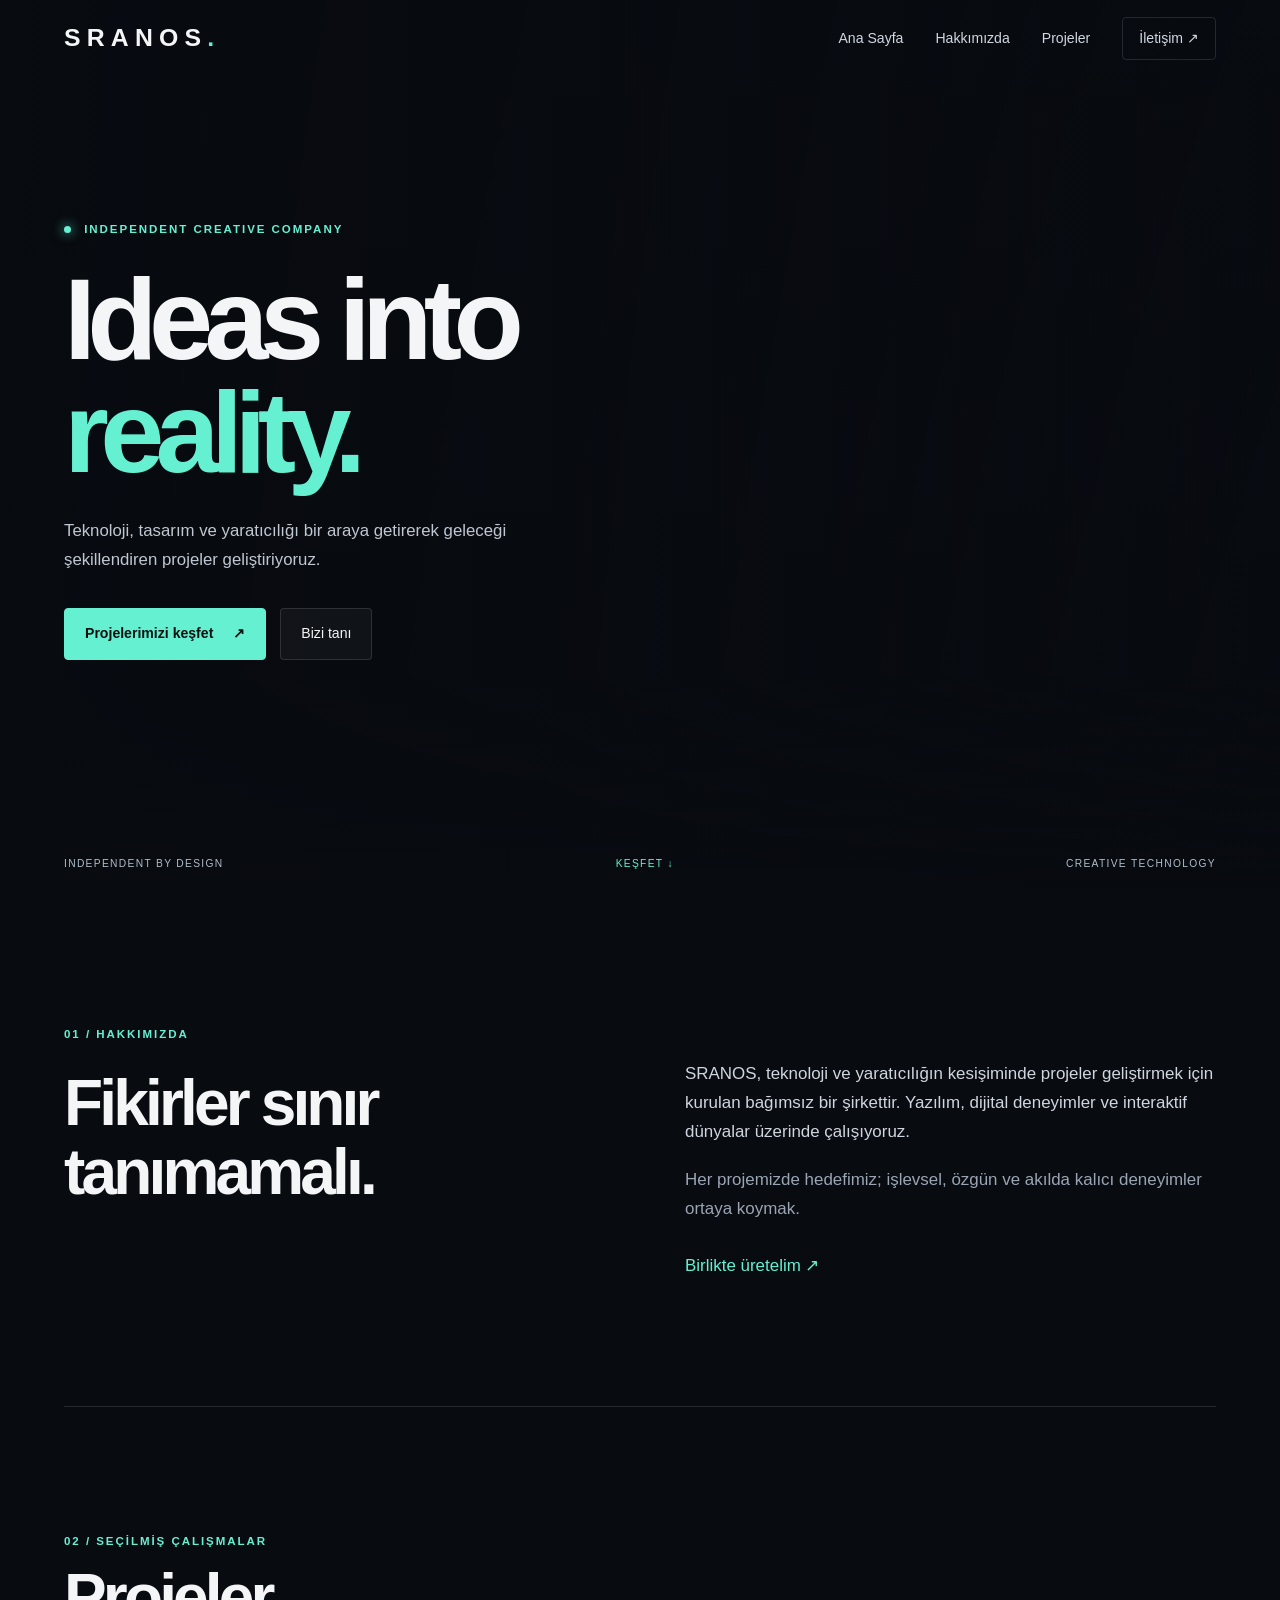
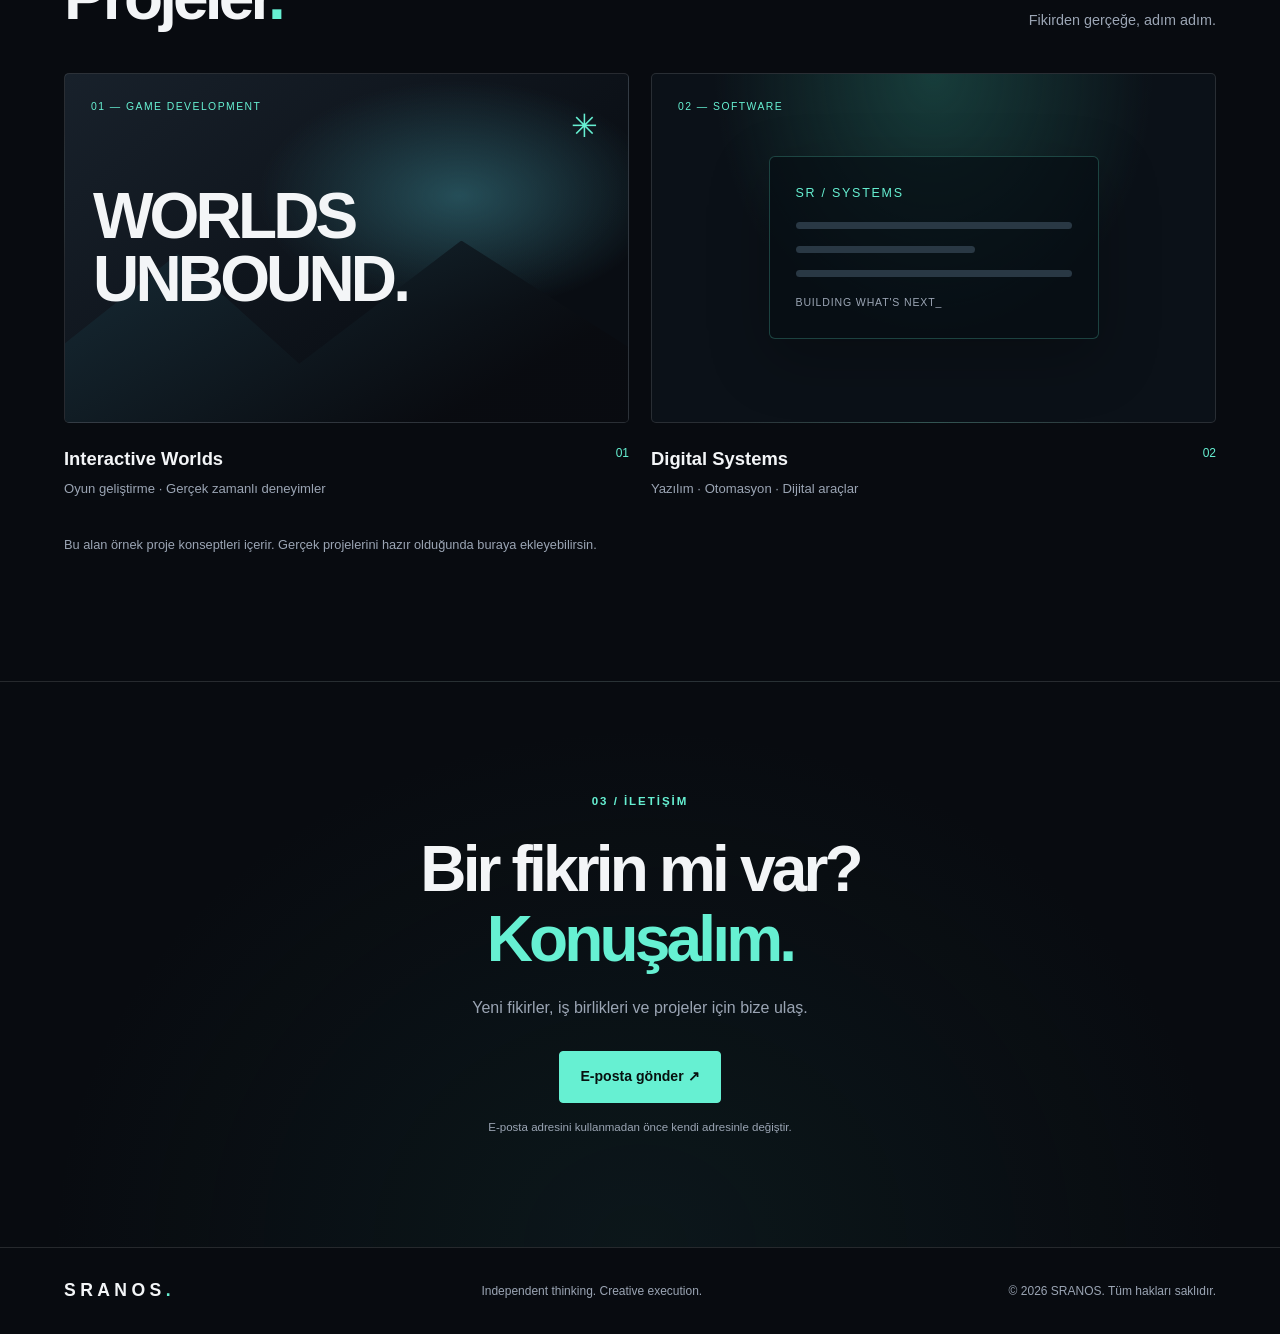
<file: index.html>
<!DOCTYPE html>
<html lang="tr">
<head>
  <meta charset="UTF-8">
  <meta name="viewport" content="width=device-width, initial-scale=1.0">
  <meta name="theme-color" content="#080b10">
  <meta name="description" content="SRANOS — Teknoloji, yazılım ve yaratıcı projeler.">
  <title>SRANOS — Technology & Creative Studio</title>
  <link rel="stylesheet" href="style.css">
  <script src="script.js" defer></script>
</head>
<body>
  <header class="navbar" id="navbar">
    <a href="#home" class="logo">SRANOS<span>.</span></a>

    <button class="menu-toggle" id="menu-toggle"
      aria-label="Menüyü aç veya kapat" aria-expanded="false">
      <span></span><span></span>
    </button>

    <nav class="nav-links" id="nav-links">
      <a href="#home">Ana Sayfa</a>
      <a href="#about">Hakkımızda</a>
      <a href="#projects">Projeler</a>
      <a href="#contact" class="nav-contact">İletişim ↗</a>
    </nav>
  </header>

  <main>
    <section class="hero" id="home">
      <div class="hero-bg"></div>
      <div class="hero-overlay"></div>

      <div class="hero-content">
        <p class="eyebrow"><span class="status-dot"></span>
          INDEPENDENT CREATIVE COMPANY
        </p>
        <h1>Ideas into<br><span>reality.</span></h1>
        <p class="hero-description">
          Teknoloji, tasarım ve yaratıcılığı bir araya getirerek
          geleceği şekillendiren projeler geliştiriyoruz.
        </p>
        <div class="hero-actions">
          <a class="button button-primary" href="#projects">
            Projelerimizi keşfet <span>↗</span>
          </a>
          <a class="button button-ghost" href="#about">Bizi tanı</a>
        </div>
      </div>

      <div class="hero-bottom">
        <span>INDEPENDENT BY DESIGN</span>
        <a href="#about">KEŞFET ↓</a>
        <span>CREATIVE TECHNOLOGY</span>
      </div>
    </section>

    <section class="section about" id="about">
      <div class="section-heading">
        <p class="eyebrow">01 / HAKKIMIZDA</p>
        <h2>Fikirler sınır<br>tanımamalı.</h2>
      </div>
      <div class="about-copy">
        <p>
          SRANOS, teknoloji ve yaratıcılığın kesişiminde
          projeler geliştirmek için kurulan bağımsız bir şirkettir.
          Yazılım, dijital deneyimler ve interaktif dünyalar
          üzerinde çalışıyoruz.
        </p>
        <p class="muted">
          Her projemizde hedefimiz; işlevsel, özgün ve akılda
          kalıcı deneyimler ortaya koymak.
        </p>
        <a class="text-link" href="#contact">Birlikte üretelim ↗</a>
      </div>
    </section>

    <section class="section projects" id="projects">
      <div class="section-top">
        <div>
          <p class="eyebrow">02 / SEÇİLMİŞ ÇALIŞMALAR</p>
          <h2>Projeler<span>.</span></h2>
        </div>
        <p class="muted">Fikirden gerçeğe, adım adım.</p>
      </div>

      <div class="project-grid">
        <article class="project-card project-featured">
          <div class="project-art art-game">
            <span class="art-label">01 — GAME DEVELOPMENT</span>
            <span class="art-symbol">✳</span>
            <span class="art-word">WORLDS<br>UNBOUND.</span>
          </div>
          <div class="project-info">
            <div>
              <h3>Interactive Worlds</h3>
              <p>Oyun geliştirme · Gerçek zamanlı deneyimler</p>
            </div>
            <span class="project-number">01</span>
          </div>
        </article>

        <article class="project-card">
          <div class="project-art art-software">
            <span class="art-label">02 — SOFTWARE</span>
            <div class="software-window">
              <span>SR / SYSTEMS</span>
              <div class="window-line"></div>
              <div class="window-line short"></div>
              <div class="window-line"></div>
              <span class="window-status">BUILDING WHAT'S NEXT_</span>
            </div>
          </div>
          <div class="project-info">
            <div>
              <h3>Digital Systems</h3>
              <p>Yazılım · Otomasyon · Dijital araçlar</p>
            </div>
            <span class="project-number">02</span>
          </div>
        </article>
      </div>
      <p class="project-note">
        Bu alan örnek proje konseptleri içerir. Gerçek projelerini
        hazır olduğunda buraya ekleyebilirsin.
      </p>
    </section>

    <section class="contact-section" id="contact">
      <p class="eyebrow">03 / İLETİŞİM</p>
      <h2>Bir fikrin mi var?<br><span>Konuşalım.</span></h2>
      <p>Yeni fikirler, iş birlikleri ve projeler için bize ulaş.</p>
      <a class="button button-primary"
         href="mailto:hello@sranos.com">
        E-posta gönder ↗
      </a>
      <p class="contact-note">
        E-posta adresini kullanmadan önce kendi adresinle değiştir.
      </p>
    </section>
  </main>

  <footer class="footer">
    <a href="#home" class="logo">SRANOS<span>.</span></a>
    <p>Independent thinking. Creative execution.</p>
    <span>© <span id="year">2026</span> SRANOS. Tüm hakları saklıdır.</span>
  </footer>
</body>
</html>
</file>
<file: style.css>
:root {
  --bg: #080b10;
  --panel: #0e131b;
  --text: #f3f5f7;
  --muted: #9ba5b4;
  --accent: #66f0d2;
  --line: rgba(255,255,255,.12);
  --max-width: 1160px;
}

* {
  margin: 0;
  padding: 0;
  box-sizing: border-box;
}

html {
  scroll-behavior: smooth;
  scroll-padding-top: 90px;
}

body {
  background: var(--bg);
  color: var(--text);
  font-family: Inter, -apple-system, BlinkMacSystemFont,
    "Segoe UI", sans-serif;
  line-height: 1.7;
  -webkit-font-smoothing: antialiased;
}

a {
  color: inherit;
  text-decoration: none;
}

button {
  font: inherit;
}

.navbar {
  position: fixed;
  inset: 0 0 auto;
  z-index: 100;
  min-height: 78px;
  padding: 0 max(5%, calc((100% - var(--max-width)) / 2));
  display: flex;
  align-items: center;
  justify-content: space-between;
  border-bottom: 1px solid transparent;
  transition: background .3s, border-color .3s;
}

.navbar.scrolled {
  background: rgba(8,11,16,.9);
  border-color: var(--line);
  backdrop-filter: blur(18px);
}

.logo {
  font-size: 1.55rem;
  font-weight: 800;
  letter-spacing: .25em;
}

.logo span,
.section-top h2 span {
  color: var(--accent);
}

.nav-links {
  display: flex;
  align-items: center;
  gap: 32px;
  font-size: .88rem;
  color: #d1d7e0;
}

.nav-links a {
  transition: color .2s;
}

.nav-links a:hover,
.text-link:hover {
  color: var(--accent);
}

.nav-links .nav-contact {
  border: 1px solid var(--line);
  padding: 9px 16px;
  border-radius: 4px;
}

.menu-toggle {
  display: none;
}

.hero {
  min-height: 740px;
  min-height: 100svh;
  position: relative;
  display: flex;
  align-items: center;
  overflow: hidden;
  isolation: isolate;
}

.hero-bg {
  position: absolute;
  inset: 0;
  z-index: -2;
  background-image: url("https://images.unsplash.com/photo-1464822759023-fed622ff2c3b?auto=format&fit=crop&w=2200&q=85");
  background-size: cover;
  background-position: center 55%;
  animation: hero-reveal 1.4s ease both;
}

.hero-overlay {
  position: absolute;
  inset: 0;
  z-index: -1;
  background:
    linear-gradient(90deg, rgba(8,11,16,.97) 0%,
      rgba(8,11,16,.77) 43%, rgba(8,11,16,.18) 100%),
    linear-gradient(0deg, var(--bg) 0%,
      transparent 25%, rgba(8,11,16,.2) 100%);
}

.hero-content {
  width: min(var(--max-width), 90%);
  margin: 60px auto 80px;
  animation: fade-up .9s .1s both;
}

.eyebrow {
  color: var(--accent);
  font-size: .72rem;
  letter-spacing: .17em;
  font-weight: 700;
  margin-bottom: 24px;
}

.status-dot {
  display: inline-block;
  width: 7px;
  height: 7px;
  margin-right: 8px;
  border-radius: 50%;
  background: var(--accent);
  box-shadow: 0 0 12px var(--accent);
}

.hero h1 {
  font-size: clamp(4rem, 9vw, 7.8rem);
  line-height: .98;
  letter-spacing: -.075em;
  font-weight: 750;
}

.hero h1 span,
.contact-section h2 span {
  color: var(--accent);
}

.hero-description {
  max-width: 490px;
  color: #c0c7d1;
  font-size: 1.05rem;
  margin-top: 28px;
}

.hero-actions {
  display: flex;
  flex-wrap: wrap;
  gap: 14px;
  margin-top: 34px;
}

.button {
  display: inline-flex;
  justify-content: center;
  align-items: center;
  gap: 20px;
  padding: 13px 20px;
  border: 1px solid var(--line);
  border-radius: 4px;
  font-size: .88rem;
  transition: transform .2s, background .2s, color .2s;
}

.button:hover {
  transform: translateY(-3px);
}

.button-primary {
  background: var(--accent);
  color: #07110f;
  border-color: var(--accent);
  font-weight: 700;
}

.button-primary:hover {
  background: #a0ffe9;
}

.button-ghost {
  background: rgba(255,255,255,.04);
}

.button-ghost:hover {
  background: rgba(255,255,255,.1);
}

.hero-bottom {
  position: absolute;
  inset: auto 5% 28px;
  display: flex;
  justify-content: space-between;
  gap: 12px;
  color: #b2bdc9;
  font-size: .64rem;
  letter-spacing: .13em;
}

.hero-bottom a {
  color: var(--accent);
}

.section {
  width: min(var(--max-width), 90%);
  margin: auto;
  padding: 125px 0;
}

.about {
  display: grid;
  grid-template-columns: 1fr 1fr;
  gap: 90px;
  align-items: start;
}

.section-heading h2,
.section-top h2,
.contact-section h2 {
  font-size: clamp(2.8rem, 5vw, 4.6rem);
  letter-spacing: -.06em;
  line-height: 1.08;
}

.about-copy {
  padding-top: 35px;
  font-size: 1.06rem;
  color: #d0d6df;
}

.about-copy p + p {
  margin-top: 20px;
}

.muted {
  color: var(--muted);
}

.text-link {
  display: inline-block;
  margin-top: 28px;
  color: var(--accent);
  transition: color .2s;
}

.projects {
  border-top: 1px solid var(--line);
}

.section-top {
  display: flex;
  align-items: end;
  justify-content: space-between;
  gap: 24px;
  margin-bottom: 40px;
}

.section-top .eyebrow {
  margin-bottom: 12px;
}

.section-top > p {
  font-size: .9rem;
}

.project-grid {
  display: grid;
  grid-template-columns: 1fr 1fr;
  gap: 22px;
}

.project-card {
  min-width: 0;
}

.project-art {
  height: 350px;
  position: relative;
  overflow: hidden;
  display: flex;
  flex-direction: column;
  justify-content: center;
  padding: 28px;
  border: 1px solid var(--line);
  border-radius: 5px;
}

.art-game {
  background:
    radial-gradient(ellipse at 70% 35%, #254e58 0%, transparent 36%),
    linear-gradient(140deg, #18212b, #090d13 75%);
}

.art-game::after {
  content: "";
  position: absolute;
  inset: 48% -10% -25%;
  background: linear-gradient(150deg, #182f3a, #090b10 65%);
  clip-path: polygon(0 55%, 25% 5%, 43% 46%, 67% 0,
    100% 53%, 100% 100%, 0 100%);
  opacity: .9;
}

.art-label {
  position: absolute;
  top: 24px;
  left: 26px;
  z-index: 1;
  color: var(--accent);
  font-size: .65rem;
  letter-spacing: .14em;
}

.art-symbol {
  position: absolute;
  top: 25px;
  right: 30px;
  color: var(--accent);
  font-size: 2rem;
}

.art-word {
  position: relative;
  z-index: 1;
  font-size: clamp(2.4rem, 5vw, 4rem);
  font-weight: 800;
  letter-spacing: -.06em;
  line-height: .98;
}

.art-software {
  background:
    radial-gradient(ellipse at 50% 0%, #173d3b, transparent 55%),
    #0b1118;
}

.software-window {
  display: flex;
  flex-direction: column;
  gap: 17px;
  width: 100%;
  max-width: 330px;
  padding: 26px;
  margin: auto;
  border: 1px solid rgba(102,240,210,.23);
  border-radius: 6px;
  background: rgba(7,13,19,.7);
  box-shadow: 0 20px 60px rgba(0,0,0,.25);
}

.software-window > span:first-child {
  color: var(--accent);
  font-size: .78rem;
  letter-spacing: .14em;
}

.window-line {
  height: 7px;
  width: 100%;
  border-radius: 10px;
  background: #293844;
}

.window-line.short {
  width: 65%;
}

.software-window .window-status {
  font-size: .66rem;
  color: var(--muted);
  letter-spacing: .08em;
}

.project-info {
  display: flex;
  justify-content: space-between;
  align-items: start;
  gap: 15px;
  padding: 20px 0;
}

.project-info h3 {
  font-size: 1.15rem;
}

.project-info p {
  color: var(--muted);
  font-size: .82rem;
  margin-top: 4px;
}

.project-number {
  color: var(--accent);
  font-size: .75rem;
}

.project-note {
  color: var(--muted);
  font-size: .8rem;
  margin-top: 14px;
}

.contact-section {
  padding: 110px 5%;
  text-align: center;
  border-top: 1px solid var(--line);
  background: radial-gradient(ellipse at 50% 100%,
    rgba(29,83,80,.17), transparent 65%);
}

.contact-section h2 {
  margin-bottom: 20px;
}

.contact-section > p:not(.eyebrow):not(.contact-note) {
  color: var(--muted);
  margin-bottom: 30px;
}

.contact-note {
  margin-top: 15px;
  font-size: .72rem;
  color: var(--muted);
}

.footer {
  display: flex;
  align-items: center;
  justify-content: space-between;
  flex-wrap: wrap;
  gap: 20px;
  padding: 28px 5%;
  border-top: 1px solid var(--line);
  color: var(--muted);
  font-size: .75rem;
}

.footer .logo {
  color: var(--text);
  font-size: 1.1rem;
}

@keyframes fade-up {
  from { opacity: 0; transform: translateY(20px); }
  to { opacity: 1; transform: translateY(0); }
}

@keyframes hero-reveal {
  from { transform: scale(1.04); }
  to { transform: scale(1); }
}

@media (max-width: 700px) {
  .navbar {
    min-height: 70px;
  }

  .logo {
    font-size: 1.25rem;
  }

  .menu-toggle {
    display: flex;
    flex-direction: column;
    gap: 6px;
    padding: 10px 0 10px 10px;
    border: 0;
    background: transparent;
    cursor: pointer;
  }

  .menu-toggle span {
    width: 25px;
    height: 2px;
    background: var(--text);
  }

  .nav-links {
    position: absolute;
    top: 69px;
    left: 0;
    right: 0;
    display: none;
    flex-direction: column;
    align-items: stretch;
    gap: 0;
    padding: 12px 5% 22px;
    background: #0b1017;
    border-bottom: 1px solid var(--line);
  }

  .nav-links.open {
    display: flex;
  }

  .nav-links a {
    padding: 12px 0;
  }

  .nav-links .nav-contact {
    padding: 10px 12px;
    margin-top: 5px;
  }

  .hero {
    min-height: 780px;
    min-height: 100svh;
  }

  .hero-bg {
    background-position: 58% center;
  }

  .hero-overlay {
    background:
      linear-gradient(90deg, rgba(8,11,16,.88),
        rgba(8,11,16,.45)),
      linear-gradient(0deg, var(--bg), transparent 70%);
  }

  .hero-content {
    margin-top: 70px;
  }

  .hero h1 {
    font-size: clamp(3.7rem, 16vw, 6rem);
  }

  .hero-description {
    font-size: .95rem;
  }

  .hero-bottom span:last-child {
    display: none;
  }

  .section {
    padding: 85px 0;
  }

  .about {
    grid-template-columns: 1fr;
    gap: 15px;
  }

  .about-copy {
    padding-top: 10px;
  }

  .section-top {
    align-items: start;
    flex-direction: column;
  }

  .project-grid {
    grid-template-columns: 1fr;
  }

  .project-art {
    height: 300px;
  }

  .contact-section {
    padding: 85px 5%;
  }

  .footer {
    flex-direction: column;
    align-items: flex-start;
  }
}

@media (prefers-reduced-motion: reduce) {
  *, *::before, *::after {
    animation: none !important;
    scroll-behavior: auto !important;
    transition: none !important;
  }
}
</file>
